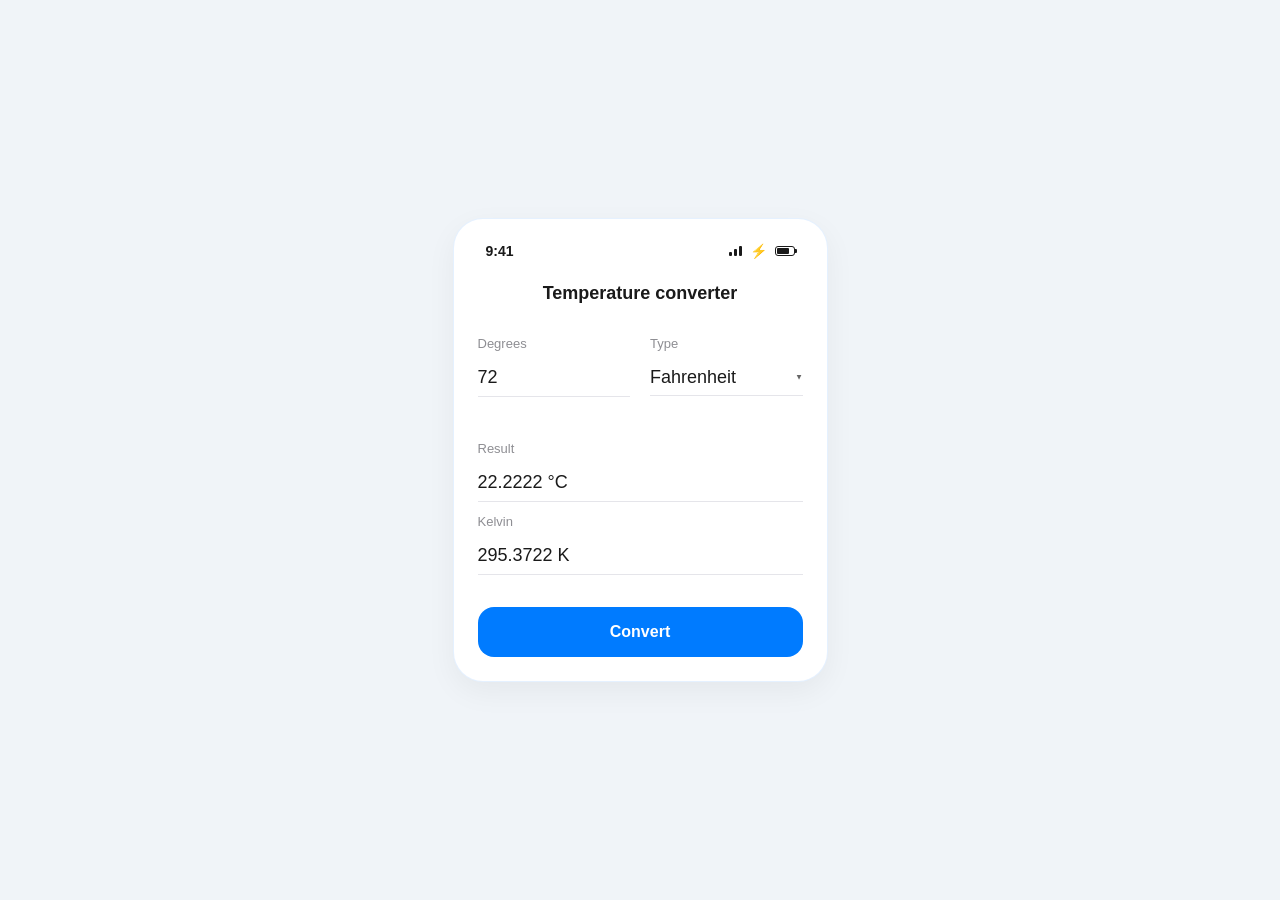
<file: WebDev-L1-Task3-TemperatureConverter/index.html>
<!DOCTYPE html>
<html lang="en">
<head>
    <meta charset="UTF-8">
    <meta name="viewport" content="width=device-width, initial-scale=1.0">
    <title>Temperature Converter</title>
    <style>
        :root {
            --primary-blue: #007bff;
            --bg-light: #f0f4f8;
            --text-dark: #1a1a1a;
            --text-muted: #8e8e93;
            --border-color: #e5e5ea;
            --error-red: #ff3b30;
        }

        * {
            box-sizing: border-box;
            margin: 0;
            padding: 0;
            font-family: -apple-system, BlinkMacSystemFont, "Segoe UI", Roboto, Helvetica, Arial, sans-serif;
        }

        body {
            background-color: var(--bg-light);
            display: flex;
            justify-content: center;
            align-items: center;
            min-height: 100vh;
            padding: 20px;
        }

        /* Card Container matching the UI image */
        .card {
            background: #ffffff;
            width: 100%;
            max-width: 375px;
            border-radius: 30px;
            padding: 24px;
            box-shadow: 0 10px 30px rgba(0, 0, 0, 0.05);
            border: 1px solid rgba(0, 123, 255, 0.1);
        }

        /* Status Bar Simulation */
        .status-bar {
            display: flex;
            justify-content: space-between;
            align-items: center;
            font-size: 14px;
            font-weight: 600;
            color: var(--text-dark);
            margin-bottom: 24px;
            padding: 0 8px;
        }

        .status-icons {
            display: flex;
            gap: 5px;
            align-items: center;
        }

        .icon-signal {
            display: flex;
            align-items: flex-end;
            gap: 2px;
            height: 10px;
        }
        .icon-signal span {
            width: 3px;
            background: var(--text-dark);
            border-radius: 1px;
        }
        .icon-signal span:nth-child(1) { height: 4px; }
        .icon-signal span:nth-child(2) { height: 7px; }
        .icon-signal span:nth-child(3) { height: 10px; }

        .icon-battery {
            width: 20px;
            height: 10px;
            border: 1px solid var(--text-dark);
            border-radius: 3px;
            position: relative;
            padding: 1px;
        }
        .icon-battery::after {
            content: '';
            position: absolute;
            right: -3px;
            top: 2px;
            width: 2px;
            height: 4px;
            background: var(--text-dark);
            border-radius: 0 1px 1px 0;
        }
        .battery-level {
            height: 100%;
            width: 75%;
            background: var(--text-dark);
            border-radius: 1px;
        }

        /* Main Heading */
        h1 {
            text-align: center;
            font-size: 18px;
            font-weight: 700;
            color: var(--text-dark);
            margin-bottom: 32px;
        }

        /* Input Row (Degrees & Type) */
        .input-row {
            display: flex;
            gap: 20px;
            margin-bottom: 24px;
        }

        .form-group {
            flex: 1;
            display: flex;
            flex-direction: column;
            position: relative;
        }

        label {
            font-size: 13px;
            color: var(--text-muted);
            margin-bottom: 8px;
        }

        input, select {
            border: none;
            border-bottom: 1px solid var(--border-color);
            padding: 8px 0;
            font-size: 18px;
            color: var(--text-dark);
            background: transparent;
            outline: none;
            width: 100%;
            transition: border-color 0.2s;
        }

        input:focus, select:focus {
            border-bottom-color: var(--primary-blue);
        }

        /* Custom dropdown arrow to match the UI image */
        .select-wrapper {
            position: relative;
        }
        .select-wrapper select {
            appearance: none;
            -webkit-appearance: none;
            padding-right: 20px;
        }
        .select-wrapper::after {
            content: '▲';
            font-size: 8px;
            transform: rotate(180deg);
            position: absolute;
            right: 0;
            bottom: 14px;
            color: #666;
            pointer-events: none;
        }

        /* Error Message Styling */
        .error-msg {
            color: var(--error-red);
            font-size: 11px;
            margin-top: 4px;
            min-height: 16px;
        }

        /* Multi-unit Results Area */
        .results-container {
            margin-bottom: 32px;
        }

        .result-item {
            display: flex;
            flex-direction: column;
            margin-bottom: 12px;
        }

        .result-display {
            font-size: 18px;
            color: var(--text-dark);
            padding: 8px 0;
            border-bottom: 1px solid var(--border-color);
            min-height: 38px;
        }

        /* Convert Button */
        .btn-convert {
            background-color: var(--primary-blue);
            color: white;
            border: none;
            width: 100%;
            padding: 16px;
            border-radius: 16px;
            font-size: 16px;
            font-weight: 600;
            cursor: pointer;
            transition: background-color 0.2s;
        }

        .btn-convert:hover {
            background-color: #0062cc;
        }
    </style>
</head>
<body>

    <div class="card">
        <!-- Mock Status Bar -->
        <div class="status-bar">
            <span>9:41</span>
            <div class="status-icons">
                <div class="icon-signal"><span></span><span></span><span></span></div>
                <span>&thinsp;⚡&thinsp;</span>
                <div class="icon-battery"><div class="battery-level"></div></div>
            </div>
        </div>

        <h1>Temperature converter</h1>

        <!-- Input Fields -->
        <div class="input-row">
            <div class="form-group">
                <label for="tempInput">Degrees</label>
                <input type="text" id="tempInput" placeholder="Enter value" value="72">
                <div class="error-msg" id="validationError"></div>
            </div>
            
            <div class="form-group">
                <label for="unitSelect">Type</label>
                <div class="select-wrapper">
                    <select id="unitSelect">
                        <option value="Fahrenheit" selected>Fahrenheit</option>
                        <option value="Celsius">Celsius</option>
                        <option value="Kelvin">Kelvin</option>
                    </select>
                </div>
                <div class="error-msg"></div> <!-- Alignment filler -->
            </div>
        </div>

        <!-- Dynamic Output Areas (Shows all units simultaneously as requested) -->
        <div class="results-container">
            <div class="result-item">
                <label id="labelResult1">Result</label>
                <div class="result-display" id="result1">22.2222 °C</div>
            </div>
            <div class="result-item" id="secondaryResultBox">
                <label id="labelResult2">Alternative Unit</label>
                <div class="result-display" id="result2">295.3722 K</div>
            </div>
        </div>

        <button class="btn-convert" id="convertBtn">Convert</button>
    </div>

    <script>
        const tempInput = document.getElementById('tempInput');
        const unitSelect = document.getElementById('unitSelect');
        const convertBtn = document.getElementById('convertBtn');
        const validationError = document.getElementById('validationError');
        
        const result1 = document.getElementById('result1');
        const result2 = document.getElementById('result2');
        const labelResult1 = document.getElementById('labelResult1');
        const labelResult2 = document.getElementById('labelResult2');

        function performConversion() {
            // Clear previous errors
            validationError.innerText = "";
            
            const rawValue = tempInput.value.trim();
            
            // 1. Check for empty input
            if (rawValue === "") {
                validationError.innerText = "Please enter a number.";
                clearDisplays();
                return;
            }

            // 2. Numeric validation (regex handles negative numbers and decimals)
            const numericRegex = /^-?\d*\.?\d+$/;
            if (!numericRegex.test(rawValue)) {
                validationError.innerText = "Error: Non-numeric input.";
                clearDisplays();
                return;
            }

            const inputTemp = parseFloat(rawValue);
            const selectedUnit = unitSelect.value;

            // 3. Absolute Zero Validation Limits
            if (selectedUnit === "Celsius" && inputTemp < -273.15) {
                validationError.innerText = "Below Absolute Zero (-273.15°C)";
                clearDisplays();
                return;
            }
            if (selectedUnit === "Fahrenheit" && inputTemp < -459.67) {
                validationError.innerText = "Below Absolute Zero (-459.67°F)";
                clearDisplays();
                return;
            }
            if (selectedUnit === "Kelvin" && inputTemp < 0) {
                validationError.innerText = "Below Absolute Zero (0 K)";
                clearDisplays();
                return;
            }

            // Conversion Logics
            let c, f, k;

            if (selectedUnit === "Celsius") {
                c = inputTemp;
                f = (c * 9/5) + 32;
                k = c + 273.15;

                labelResult1.innerText = "Fahrenheit";
                result1.innerText = `${formatNumber(f)} °F`;
                labelResult2.innerText = "Kelvin";
                result2.innerText = `${formatNumber(k)} K`;
            } 
            else if (selectedUnit === "Fahrenheit") {
                f = inputTemp;
                c = (f - 32) * 5/9;
                k = c + 273.15;

                labelResult1.innerText = "Result"; // Matches the exact structure of your visual sample
                result1.innerText = `${formatNumber(c)} °C`;
                labelResult2.innerText = "Kelvin";
                result2.innerText = `${formatNumber(k)} K`;
            } 
            else if (selectedUnit === "Kelvin") {
                k = inputTemp;
                c = k - 273.15;
                f = (c * 9/5) + 32;

                labelResult1.innerText = "Celsius";
                result1.innerText = `${formatNumber(c)} °C`;
                labelResult2.innerText = "Fahrenheit";
                result2.innerText = `${formatNumber(f)} °F`;
            }
        }

        function formatNumber(num) {
            // Displays up to 4 decimal places cleanly
            return Number(num.toFixed(4));
        }

        function clearDisplays() {
            result1.innerText = "--";
            result2.innerText = "--";
        }

        // Trigger conversion on button click
        convertBtn.addEventListener('click', performConversion);

        // Real-time input validation checking while typing
        tempInput.addEventListener('input', () => {
            const rawValue = tempInput.value.trim();
            if (rawValue !== "" && !/^-?\d*\.?\d+$/.test(rawValue)) {
                validationError.innerText = "Error: Non-numeric input.";
            } else {
                validationError.innerText = "";
            }
        });

        // Run initially on load to handle default state
        performConversion();
    </script>
</body>
</html>
</file>
